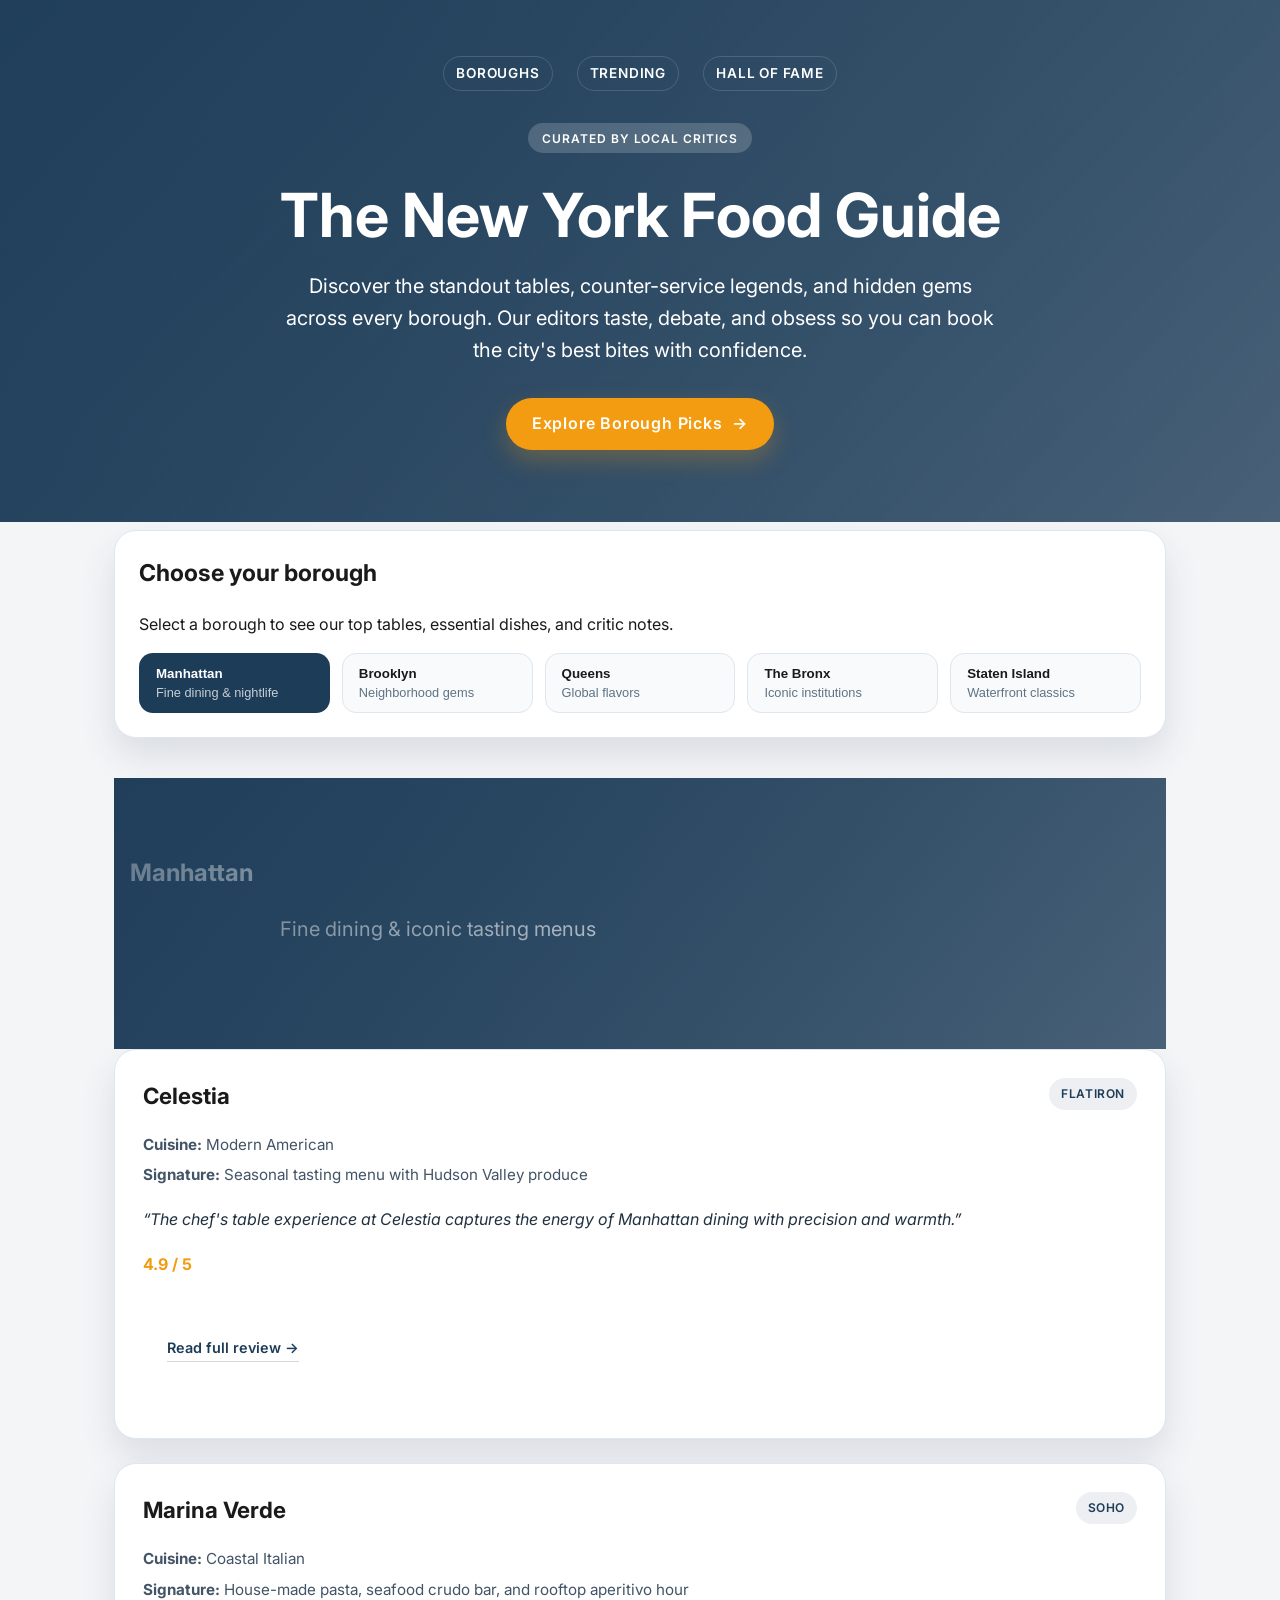
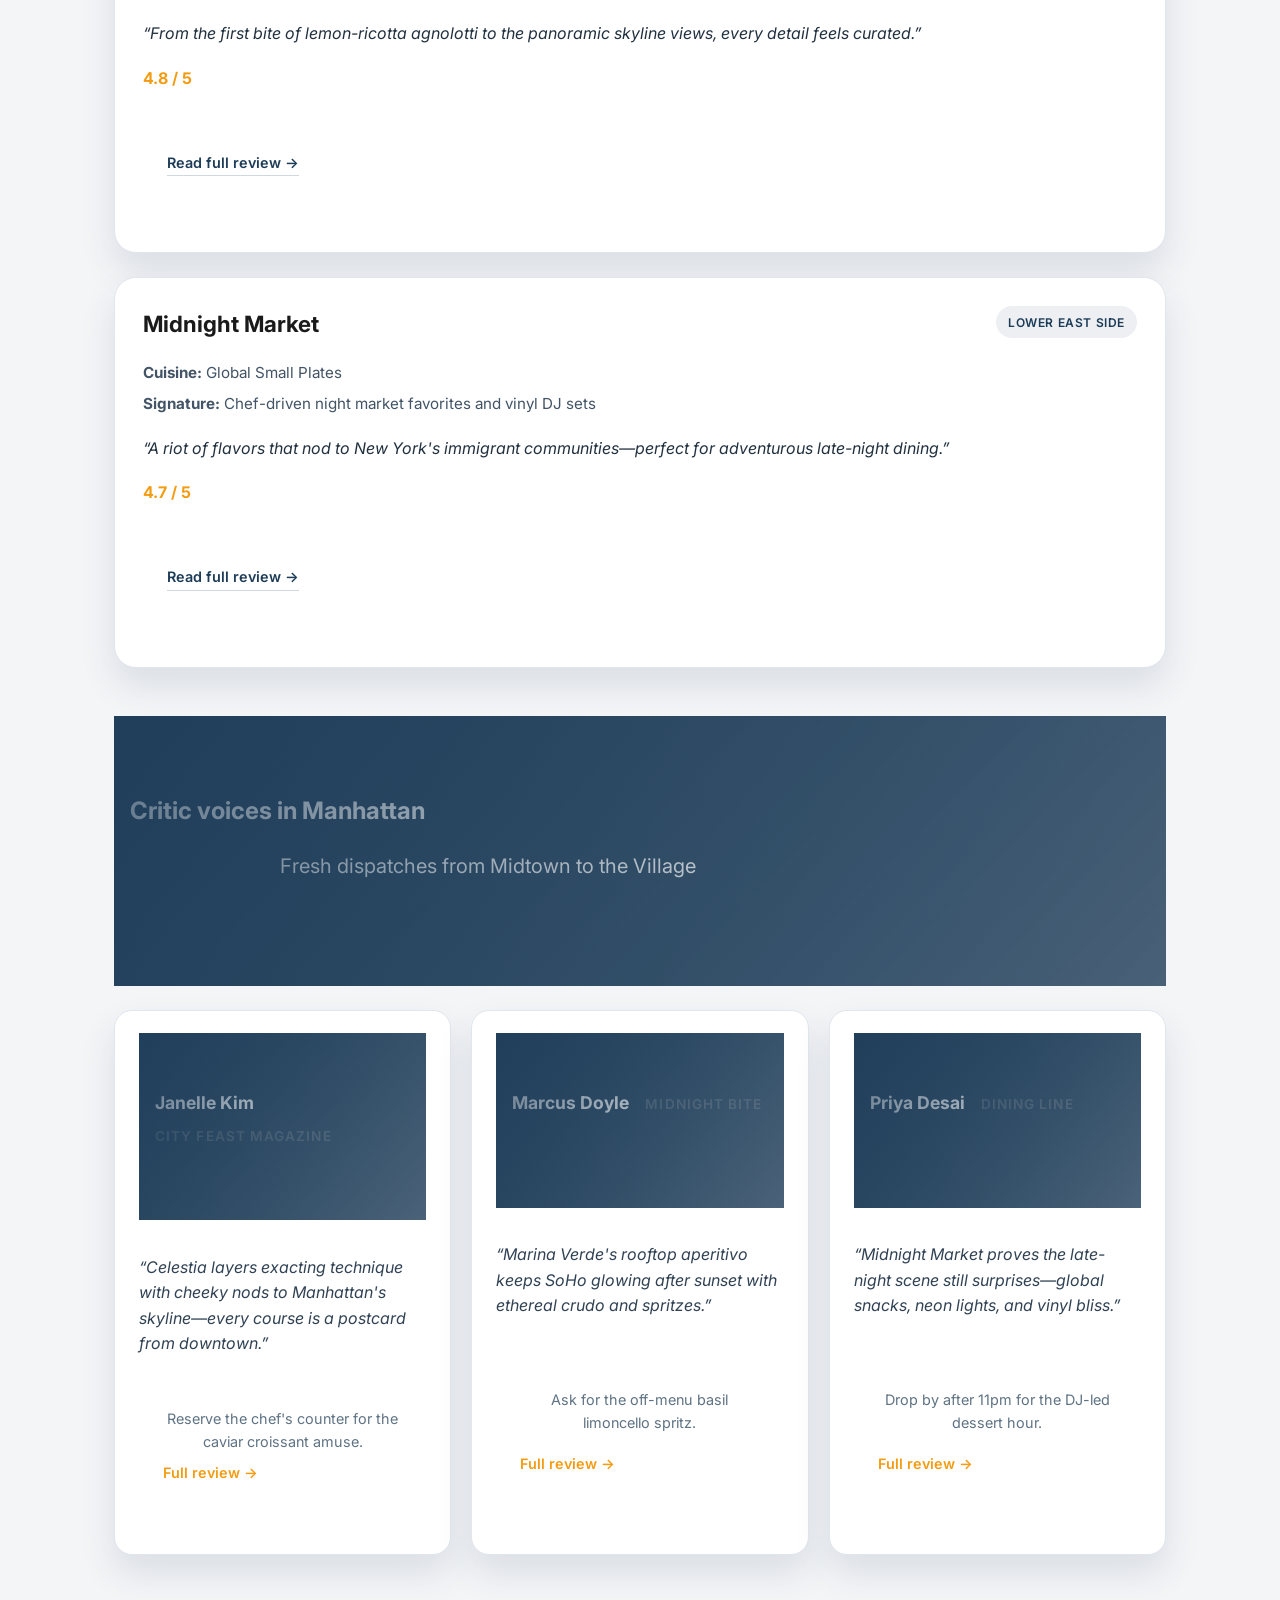
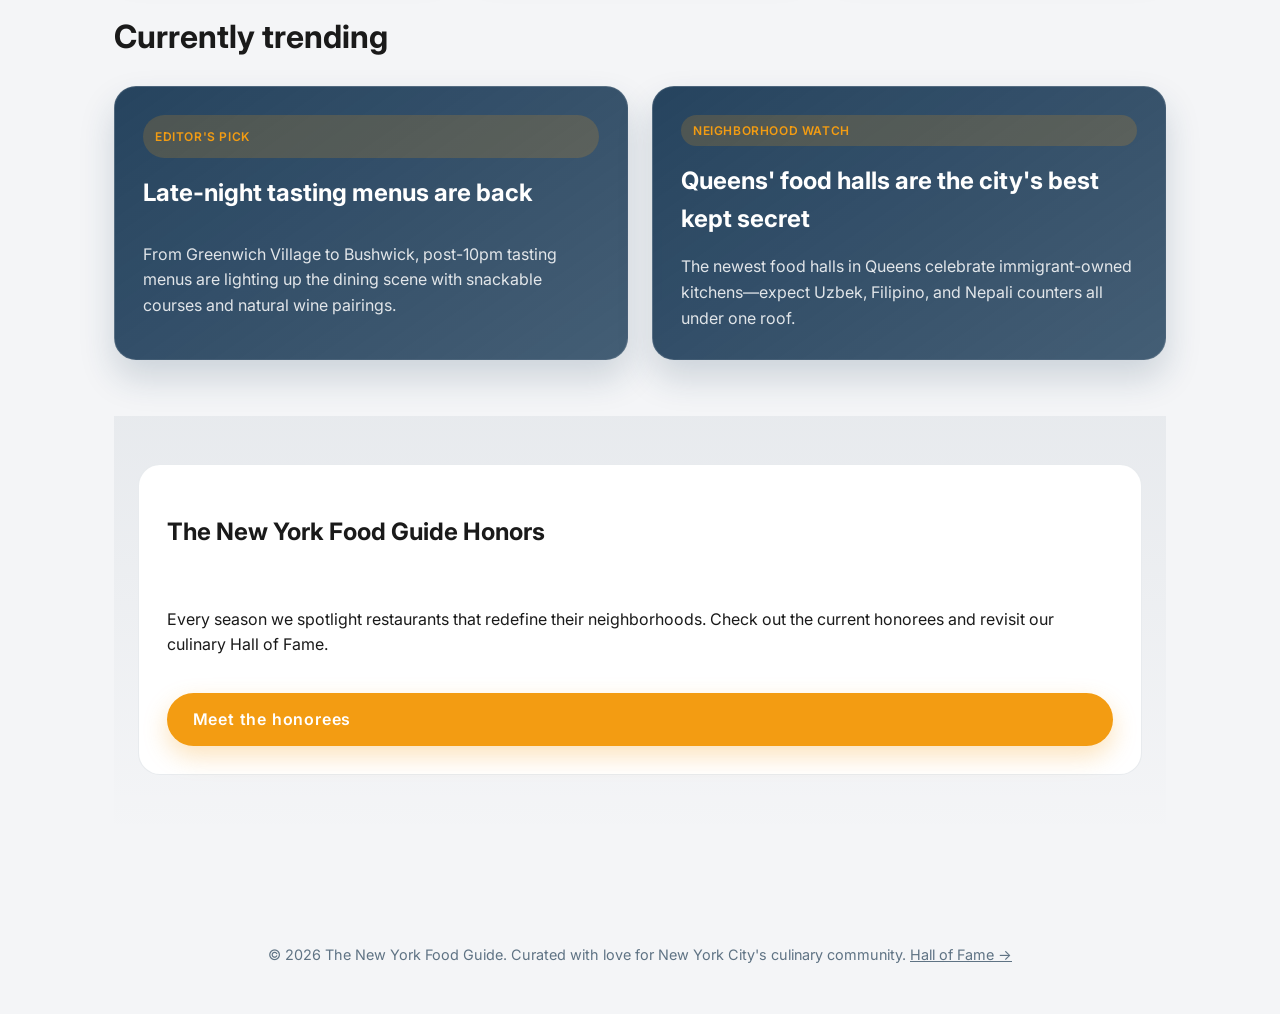
<file: index.html>
<!DOCTYPE html>
<html lang="en">
  <head>
    <meta charset="UTF-8" />
    <meta name="viewport" content="width=device-width, initial-scale=1.0" />
    <title>The New York Food Guide</title>
    <link rel="preconnect" href="https://fonts.googleapis.com" />
    <link rel="preconnect" href="https://fonts.gstatic.com" crossorigin />
    <link
      href="https://fonts.googleapis.com/css2?family=Inter:wght@400;500;600;700&display=swap"
      rel="stylesheet"
    />
    <link rel="stylesheet" href="assets/css/styles.css" />
  </head>
  <body>
    <header>
      <div class="header-content">
        <nav aria-label="Primary">
          <a href="#boroughs">Boroughs</a>
          <a href="#trending">Trending</a>
          <a href="recognitions.html">Hall of Fame</a>
        </nav>
        <div class="hero-badge">Curated by Local Critics</div>
        <h1>The New York Food Guide</h1>
        <p>
          Discover the standout tables, counter-service legends, and hidden gems
          across every borough. Our editors taste, debate, and obsess so you can
          book the city's best bites with confidence.
        </p>
        <a class="cta-button" href="#boroughs">
          Explore Borough Picks
          <span aria-hidden="true">→</span>
        </a>
      </div>
    </header>

    <main>
      <section id="boroughs" class="filter-panel" aria-labelledby="borough-heading">
        <h2 id="borough-heading">Choose your borough</h2>
        <p>
          Select a borough to see our top tables, essential dishes, and critic
          notes.
        </p>
        <div class="filter-buttons" role="toolbar" aria-label="Borough selector">
          <button class="filter-button" data-borough="manhattan" aria-pressed="false">
            Manhattan
            <span class="subtitle">Fine dining & nightlife</span>
          </button>
          <button class="filter-button" data-borough="brooklyn" aria-pressed="false">
            Brooklyn
            <span class="subtitle">Neighborhood gems</span>
          </button>
          <button class="filter-button" data-borough="queens" aria-pressed="false">
            Queens
            <span class="subtitle">Global flavors</span>
          </button>
          <button class="filter-button" data-borough="bronx" aria-pressed="false">
            The Bronx
            <span class="subtitle">Iconic institutions</span>
          </button>
          <button class="filter-button" data-borough="statenIsland" aria-pressed="false">
            Staten Island
            <span class="subtitle">Waterfront classics</span>
          </button>
        </div>
      </section>

      <section aria-labelledby="recommendations-title">
        <header>
          <h2 id="recommendations-title" data-location-title>Manhattan</h2>
          <p data-location-tagline>Fine dining & iconic tasting menus</p>
        </header>
        <div class="recommendations" aria-live="polite"></div>
      </section>

      <section class="reviews" aria-labelledby="reviews-title">
        <header>
          <h2 id="reviews-title" data-review-title>Critic voices in Manhattan</h2>
          <p data-review-tagline>What our editors are raving about right now</p>
        </header>
        <div class="review-grid" data-review-feed aria-live="polite"></div>
      </section>

      <section id="trending" aria-labelledby="trending-title">
        <h2 class="section-heading" id="trending-title">Currently trending</h2>
        <div class="grid grid-2">
          <article class="trending-card">
            <span class="tag">Editor's Pick</span>
            <h3>Late-night tasting menus are back</h3>
            <p>
              From Greenwich Village to Bushwick, post-10pm tasting menus are
              lighting up the dining scene with snackable courses and natural
              wine pairings.
            </p>
          </article>
          <article class="trending-card">
            <span class="tag">Neighborhood Watch</span>
            <h3>Queens' food halls are the city's best kept secret</h3>
            <p>
              The newest food halls in Queens celebrate immigrant-owned
              kitchens—expect Uzbek, Filipino, and Nepali counters all under one
              roof.
            </p>
          </article>
        </div>
      </section>

      <section class="awards" aria-labelledby="awards-title">
        <div class="card">
          <h2 id="awards-title">The New York Food Guide Honors</h2>
          <p>
            Every season we spotlight restaurants that redefine their
            neighborhoods. Check out the current honorees and revisit our
            culinary Hall of Fame.
          </p>
          <a class="cta-button" href="recognitions.html">Meet the honorees</a>
        </div>
      </section>
    </main>

    <footer>
      © <span id="year"></span> The New York Food Guide. Curated with love for
      New York City's culinary community. <a href="recognitions.html">Hall of Fame →</a>
    </footer>

    <script>
      document.getElementById("year").textContent = new Date().getFullYear();
    </script>
    <script src="assets/js/boroughs.js" defer></script>
  </body>
</html>
</file>
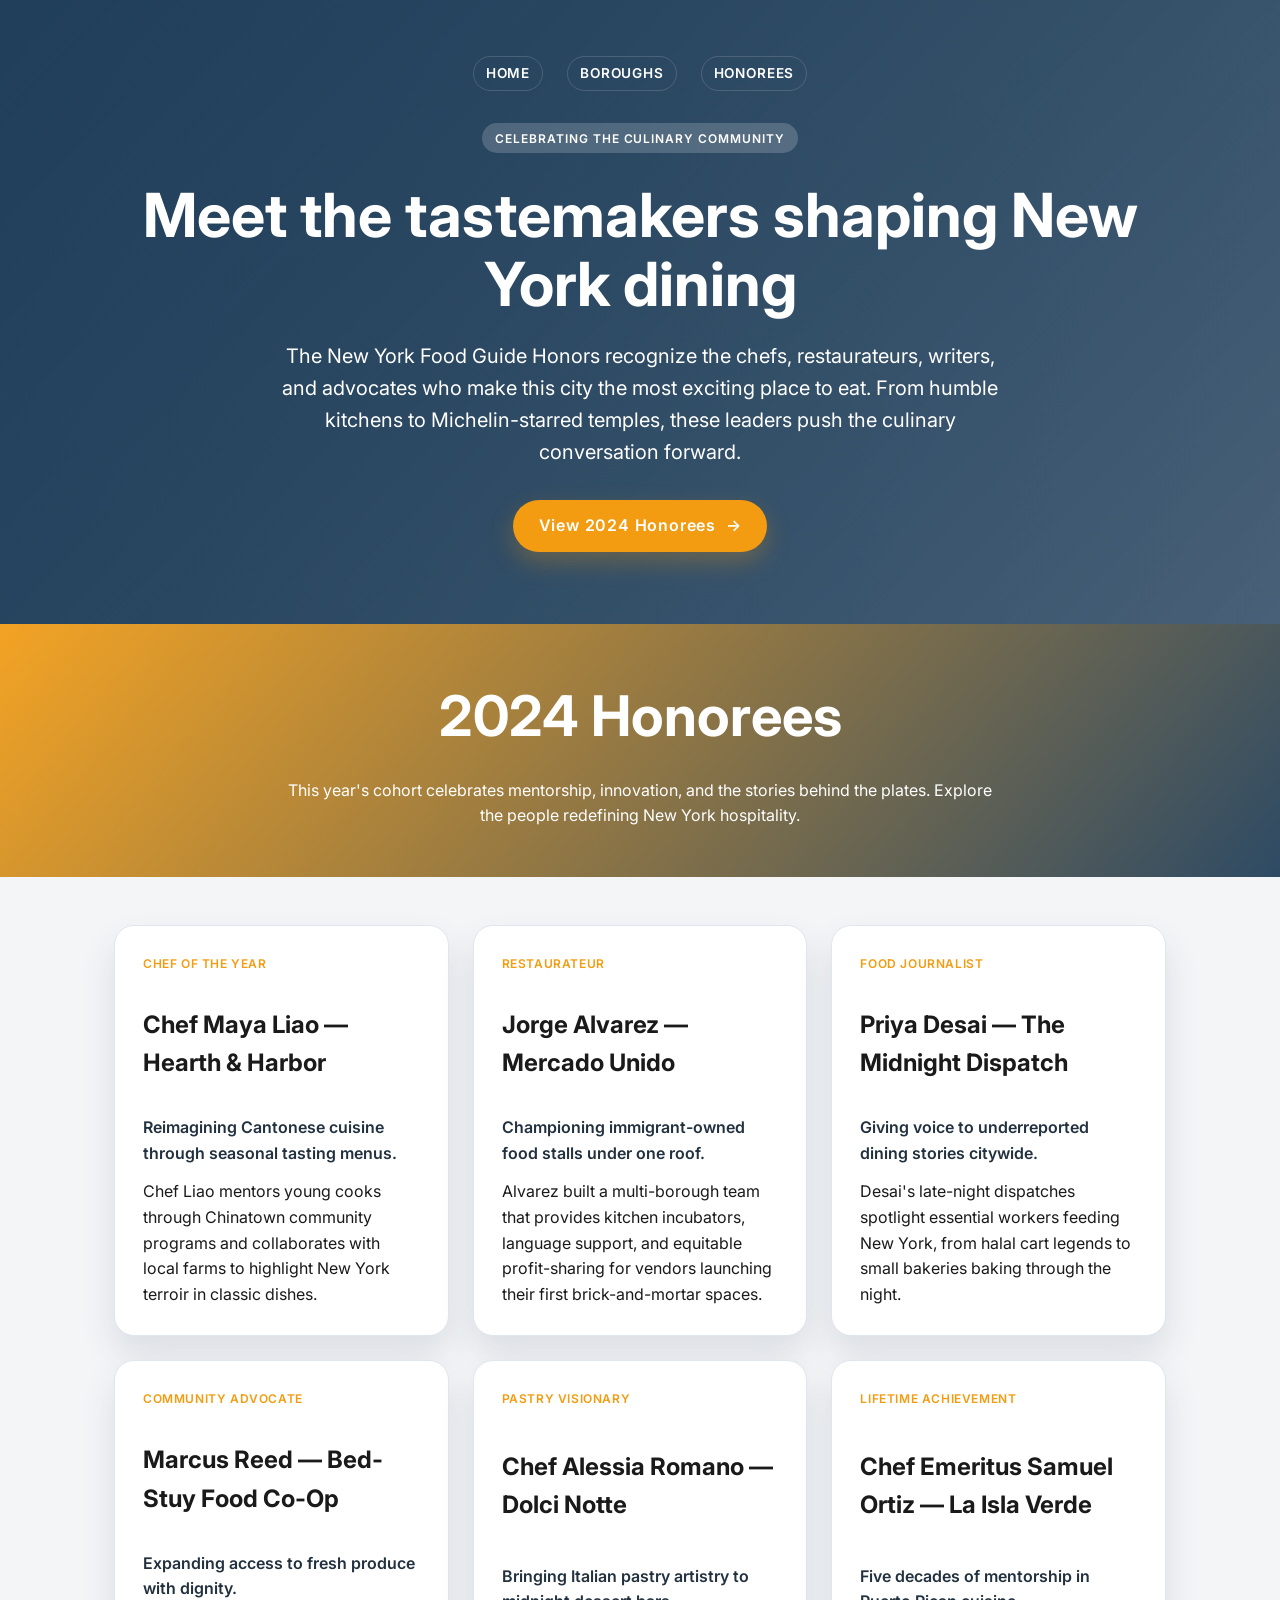
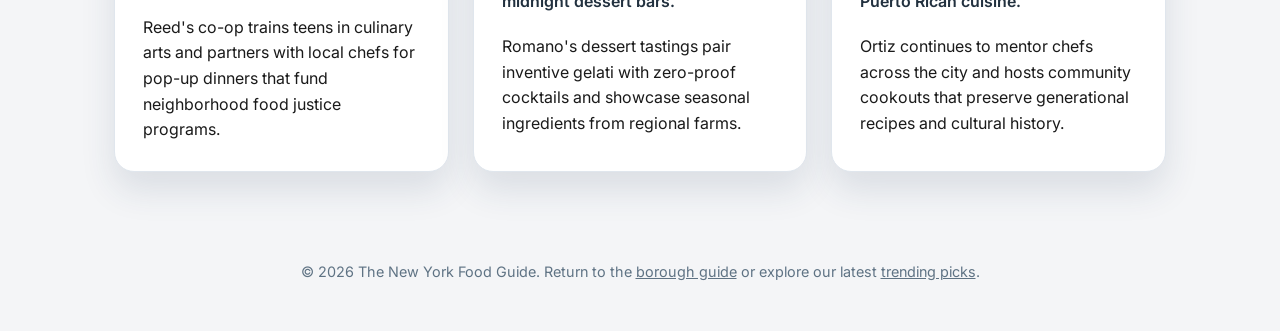
<file: recognitions.html>
<!DOCTYPE html>
<html lang="en">
  <head>
    <meta charset="UTF-8" />
    <meta name="viewport" content="width=device-width, initial-scale=1.0" />
    <title>The New York Food Guide Honors</title>
    <link rel="preconnect" href="https://fonts.googleapis.com" />
    <link rel="preconnect" href="https://fonts.gstatic.com" crossorigin />
    <link
      href="https://fonts.googleapis.com/css2?family=Inter:wght@400;500;600;700&display=swap"
      rel="stylesheet"
    />
    <link rel="stylesheet" href="assets/css/styles.css" />
  </head>
  <body>
    <header>
      <div class="header-content">
        <nav aria-label="Primary">
          <a href="index.html">Home</a>
          <a href="index.html#boroughs">Boroughs</a>
          <a href="#honorees">Honorees</a>
        </nav>
        <div class="hero-badge">Celebrating the Culinary Community</div>
        <h1>Meet the tastemakers shaping New York dining</h1>
        <p>
          The New York Food Guide Honors recognize the chefs, restaurateurs,
          writers, and advocates who make this city the most exciting place to
          eat. From humble kitchens to Michelin-starred temples, these leaders
          push the culinary conversation forward.
        </p>
        <a class="cta-button" href="#honorees">
          View 2024 Honorees
          <span aria-hidden="true">→</span>
        </a>
      </div>
    </header>

    <section class="hero-recognition" id="honorees">
      <h1>2024 Honorees</h1>
      <p>
        This year's cohort celebrates mentorship, innovation, and the stories
        behind the plates. Explore the people redefining New York hospitality.
      </p>
    </section>

    <section class="recognition-grid" aria-label="2024 honoree profiles">
      <article class="recognition-card">
        <span class="role">Chef of the Year</span>
        <h2>Chef Maya Liao — Hearth &amp; Harbor</h2>
        <p class="highlight">Reimagining Cantonese cuisine through seasonal tasting menus.</p>
        <p>
          Chef Liao mentors young cooks through Chinatown community programs and
          collaborates with local farms to highlight New York terroir in classic
          dishes.
        </p>
      </article>

      <article class="recognition-card">
        <span class="role">Restaurateur</span>
        <h2>Jorge Alvarez — Mercado Unido</h2>
        <p class="highlight">Championing immigrant-owned food stalls under one roof.</p>
        <p>
          Alvarez built a multi-borough team that provides kitchen incubators,
          language support, and equitable profit-sharing for vendors launching
          their first brick-and-mortar spaces.
        </p>
      </article>

      <article class="recognition-card">
        <span class="role">Food Journalist</span>
        <h2>Priya Desai — The Midnight Dispatch</h2>
        <p class="highlight">Giving voice to underreported dining stories citywide.</p>
        <p>
          Desai's late-night dispatches spotlight essential workers feeding New
          York, from halal cart legends to small bakeries baking through the
          night.
        </p>
      </article>

      <article class="recognition-card">
        <span class="role">Community Advocate</span>
        <h2>Marcus Reed — Bed-Stuy Food Co-Op</h2>
        <p class="highlight">Expanding access to fresh produce with dignity.</p>
        <p>
          Reed's co-op trains teens in culinary arts and partners with local
          chefs for pop-up dinners that fund neighborhood food justice programs.
        </p>
      </article>

      <article class="recognition-card">
        <span class="role">Pastry Visionary</span>
        <h2>Chef Alessia Romano — Dolci Notte</h2>
        <p class="highlight">Bringing Italian pastry artistry to midnight dessert bars.</p>
        <p>
          Romano's dessert tastings pair inventive gelati with zero-proof
          cocktails and showcase seasonal ingredients from regional farms.
        </p>
      </article>

      <article class="recognition-card">
        <span class="role">Lifetime Achievement</span>
        <h2>Chef Emeritus Samuel Ortiz — La Isla Verde</h2>
        <p class="highlight">Five decades of mentorship in Puerto Rican cuisine.</p>
        <p>
          Ortiz continues to mentor chefs across the city and hosts community
          cookouts that preserve generational recipes and cultural history.
        </p>
      </article>
    </section>

    <footer>
      © <span id="year"></span> The New York Food Guide. Return to the
      <a href="index.html">borough guide</a> or explore our latest
      <a href="index.html#trending">trending picks</a>.
    </footer>

    <script>
      document.getElementById("year").textContent = new Date().getFullYear();
    </script>
  </body>
</html>
</file>
<file: assets/css/styles.css>
:root {
  --primary: #1d3c58;
  --accent: #f39c12;
  --background: #f4f5f7;
  --text-dark: #1a1a1a;
  --text-light: #ffffff;
  --card-bg: #ffffff;
  --card-border: #e0e6ed;
  --shadow: 0 18px 35px rgba(30, 60, 90, 0.12);
}

* {
  box-sizing: border-box;
}

body {
  margin: 0;
  font-family: "Inter", "Helvetica Neue", Arial, sans-serif;
  color: var(--text-dark);
  background-color: var(--background);
  line-height: 1.6;
}

a {
  color: inherit;
}

a:hover,
a:focus {
  color: var(--accent);
}

header {
  background: linear-gradient(135deg, rgba(29, 60, 88, 0.95), rgba(29, 60, 88, 0.8)),
    url("https://images.unsplash.com/photo-1526382551041-3c817fc3d478?auto=format&fit=crop&w=1600&q=80") center/cover;
  color: var(--text-light);
  padding: 3.5rem 1rem 4.5rem;
  position: relative;
  overflow: hidden;
}

header::after {
  content: "";
  position: absolute;
  inset: 0;
  background: linear-gradient(120deg, rgba(29, 60, 88, 0.7), rgba(29, 60, 88, 0));
}

.header-content {
  position: relative;
  max-width: 1100px;
  margin: 0 auto;
  text-align: center;
  z-index: 1;
}

nav {
  display: flex;
  justify-content: center;
  gap: 1.5rem;
  margin-bottom: 2rem;
  flex-wrap: wrap;
}

nav a {
  text-decoration: none;
  font-weight: 600;
  letter-spacing: 0.06em;
  text-transform: uppercase;
  font-size: 0.85rem;
  color: var(--text-light);
  padding: 0.35rem 0.75rem;
  border-radius: 999px;
  border: 1px solid rgba(255, 255, 255, 0.15);
  transition: background-color 0.2s ease, color 0.2s ease, transform 0.2s ease;
}

nav a:hover,
nav a:focus {
  background-color: rgba(255, 255, 255, 0.12);
  transform: translateY(-1px);
}

.hero-badge {
  display: inline-flex;
  align-items: center;
  gap: 0.4rem;
  padding: 0.35rem 0.85rem;
  background: rgba(255, 255, 255, 0.18);
  border-radius: 999px;
  font-weight: 600;
  letter-spacing: 0.08em;
  text-transform: uppercase;
  font-size: 0.75rem;
  margin-bottom: 1.2rem;
}

header h1 {
  margin: 0.5rem 0 1.2rem;
  font-size: clamp(2.4rem, 5vw, 3.8rem);
  line-height: 1.15;
}

header p {
  font-size: clamp(1.05rem, 2.2vw, 1.25rem);
  max-width: 720px;
  margin: 0 auto 2rem;
}

.cta-button {
  display: inline-flex;
  align-items: center;
  gap: 0.6rem;
  padding: 0.85rem 1.6rem;
  background-color: var(--accent);
  color: var(--text-light);
  border-radius: 999px;
  text-decoration: none;
  font-weight: 600;
  letter-spacing: 0.05em;
  box-shadow: 0 10px 25px rgba(243, 156, 18, 0.28);
  transition: transform 0.2s ease, box-shadow 0.2s ease;
}

.cta-button:hover,
.cta-button:focus {
  transform: translateY(-2px);
  box-shadow: 0 16px 30px rgba(243, 156, 18, 0.35);
}

main {
  padding: 3rem 1.5rem 4rem;
  max-width: 1100px;
  margin: -2.5rem auto 0;
}

.filter-panel {
  background: var(--card-bg);
  padding: 1.5rem;
  border-radius: 22px;
  box-shadow: var(--shadow);
  border: 1px solid var(--card-border);
  margin-bottom: 2.5rem;
}

.filter-panel h2 {
  margin-top: 0;
  font-size: 1.45rem;
}

.filter-buttons {
  display: grid;
  grid-template-columns: repeat(auto-fit, minmax(140px, 1fr));
  gap: 0.75rem;
  margin-top: 1rem;
}

.filter-button {
  padding: 0.75rem 1rem;
  border-radius: 14px;
  border: 1px solid var(--card-border);
  background-color: #f8fafc;
  color: var(--text-dark);
  font-weight: 600;
  display: flex;
  flex-direction: column;
  gap: 0.25rem;
  text-align: left;
  cursor: pointer;
  transition: border-color 0.2s ease, box-shadow 0.2s ease, transform 0.2s ease;
}

.filter-button .subtitle {
  font-size: 0.8rem;
  font-weight: 500;
  color: #5f7384;
}

.filter-button:hover,
.filter-button:focus {
  border-color: var(--accent);
  box-shadow: 0 12px 22px rgba(29, 60, 88, 0.16);
  transform: translateY(-1px);
}

.filter-button[aria-pressed="true"] {
  background-color: var(--primary);
  color: var(--text-light);
  border-color: transparent;
}

.filter-button[aria-pressed="true"] .subtitle {
  color: rgba(255, 255, 255, 0.75);
}

.recommendations {
  display: grid;
  gap: 1.5rem;
}

.reviews {
  margin-top: 3rem;
}

.reviews header {
  margin-bottom: 1.5rem;
}

.review-grid {
  display: grid;
  gap: 1.25rem;
}

@media (min-width: 640px) {
  .review-grid {
    grid-template-columns: repeat(auto-fit, minmax(260px, 1fr));
  }
}

.review-card {
  background: var(--card-bg);
  border: 1px solid var(--card-border);
  border-radius: 18px;
  padding: 1.35rem 1.5rem;
  box-shadow: var(--shadow);
  display: grid;
  gap: 0.65rem;
}

.review-card header {
  display: flex;
  flex-wrap: wrap;
  gap: 0.6rem 1rem;
  align-items: baseline;
}

.review-card h3 {
  margin: 0;
  font-size: 1.1rem;
}

.review-card .outlet {
  font-size: 0.85rem;
  text-transform: uppercase;
  letter-spacing: 0.08em;
  color: #5f7384;
  font-weight: 600;
}

.review-card blockquote {
  margin: 0;
  font-style: italic;
  color: #304254;
}

.review-card footer {
  display: flex;
  justify-content: space-between;
  flex-wrap: wrap;
  gap: 0.5rem;
  font-size: 0.9rem;
}

.review-card footer a {
  text-decoration: none;
  color: var(--accent);
  font-weight: 600;
}

.review-card footer a:hover,
.review-card footer a:focus {
  text-decoration: underline;
}

.card {
  background-color: var(--card-bg);
  border-radius: 22px;
  padding: 1.75rem;
  border: 1px solid var(--card-border);
  box-shadow: var(--shadow);
  display: grid;
  gap: 1.2rem;
}

.card-header {
  display: flex;
  justify-content: space-between;
  align-items: flex-start;
  gap: 1rem;
}

.card h3 {
  margin: 0;
  font-size: 1.4rem;
}

.card .badge {
  display: inline-flex;
  align-items: center;
  gap: 0.4rem;
  background-color: rgba(29, 60, 88, 0.08);
  color: var(--primary);
  padding: 0.4rem 0.75rem;
  border-radius: 999px;
  font-weight: 600;
  letter-spacing: 0.05em;
  text-transform: uppercase;
  font-size: 0.75rem;
}

.card[aria-live="polite"] {
  transition: opacity 0.25s ease;
}

.restaurant-meta {
  display: grid;
  gap: 0.4rem;
  color: #425466;
  font-size: 0.95rem;
}

.review {
  font-style: italic;
  margin: 0;
  color: #22313f;
}

.rating {
  font-weight: 700;
  color: var(--accent);
}

.card footer {
  display: flex;
  justify-content: flex-start;
  gap: 1rem;
  flex-wrap: wrap;
}

.card footer a {
  font-weight: 600;
  text-decoration: none;
  color: var(--primary);
  border-bottom: 1px solid rgba(29, 60, 88, 0.2);
  padding-bottom: 0.1rem;
}

.section-heading {
  margin: 3.5rem 0 1.5rem;
  font-size: 2rem;
}

.grid {
  display: grid;
  gap: 1.5rem;
}

@media (min-width: 768px) {
  .grid-2 {
    grid-template-columns: repeat(2, minmax(0, 1fr));
  }
}

.trending-card {
  background: linear-gradient(145deg, rgba(29, 60, 88, 0.96), rgba(29, 60, 88, 0.82));
  color: var(--text-light);
  border-radius: 22px;
  padding: 1.75rem;
  display: grid;
  gap: 1rem;
  border: 1px solid rgba(255, 255, 255, 0.12);
  box-shadow: 0 18px 35px rgba(29, 60, 88, 0.18);
}

.trending-card h3 {
  margin: 0;
  font-size: 1.5rem;
}

.trending-card p {
  margin: 0;
  color: rgba(255, 255, 255, 0.85);
}

.trending-card .tag {
  display: inline-flex;
  align-items: center;
  background: rgba(243, 156, 18, 0.18);
  color: var(--accent);
  padding: 0.35rem 0.75rem;
  border-radius: 999px;
  font-weight: 600;
  text-transform: uppercase;
  font-size: 0.75rem;
  letter-spacing: 0.05em;
}

.awards {
  background: linear-gradient(180deg, rgba(29, 60, 88, 0.06), rgba(29, 60, 88, 0));
  padding: 3rem 1.5rem 4rem;
  margin-top: 3.5rem;
}

.awards .card {
  box-shadow: none;
  border: 1px solid rgba(29, 60, 88, 0.1);
}

footer {
  padding: 2.5rem 1.5rem 3rem;
  text-align: center;
  color: #5f7384;
  font-size: 0.9rem;
}

footer a {
  color: inherit;
}

/* Recognition page */
.hero-recognition {
  background: linear-gradient(130deg, rgba(243, 156, 18, 0.92), rgba(29, 60, 88, 0.92));
  padding: 3rem 1.5rem;
  color: var(--text-light);
  text-align: center;
}

.hero-recognition h1 {
  margin: 0 0 1rem;
  font-size: clamp(2.3rem, 5vw, 3.5rem);
}

.hero-recognition p {
  margin: 0 auto;
  max-width: 720px;
}

.recognition-grid {
  display: grid;
  grid-template-columns: repeat(auto-fit, minmax(260px, 1fr));
  gap: 1.5rem;
  margin: 3rem auto;
  max-width: 1100px;
  padding: 0 1.5rem;
}

.recognition-card {
  background-color: var(--card-bg);
  border-radius: 20px;
  padding: 1.75rem;
  border: 1px solid var(--card-border);
  box-shadow: var(--shadow);
  display: grid;
  gap: 0.8rem;
}

.recognition-card .role {
  color: var(--accent);
  font-weight: 600;
  letter-spacing: 0.05em;
  text-transform: uppercase;
  font-size: 0.75rem;
}

.recognition-card p {
  margin: 0;
}

.recognition-card .highlight {
  color: #22313f;
  font-weight: 600;
}

@media (max-width: 600px) {
  header {
    padding: 3rem 1rem 4rem;
  }

  .filter-panel {
    padding: 1.25rem;
  }

  .card {
    padding: 1.5rem;
  }
}
</file>
